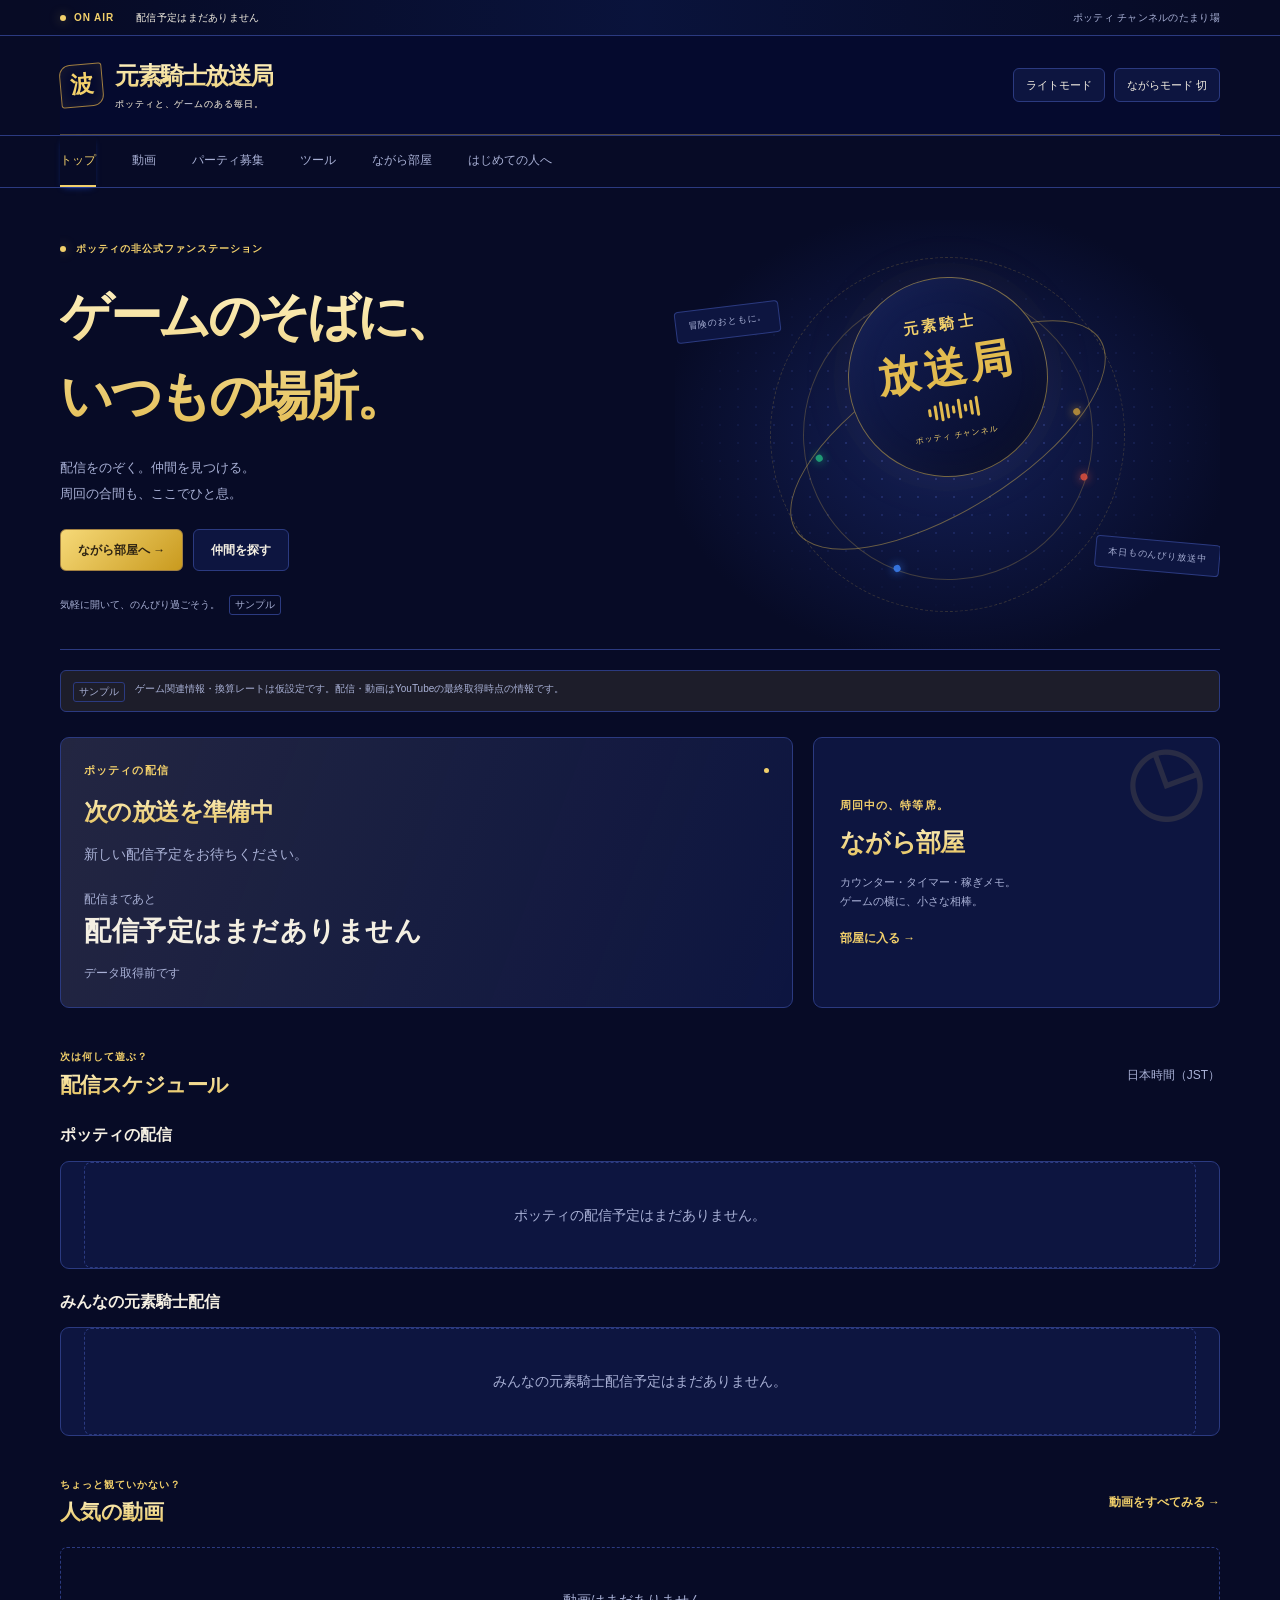
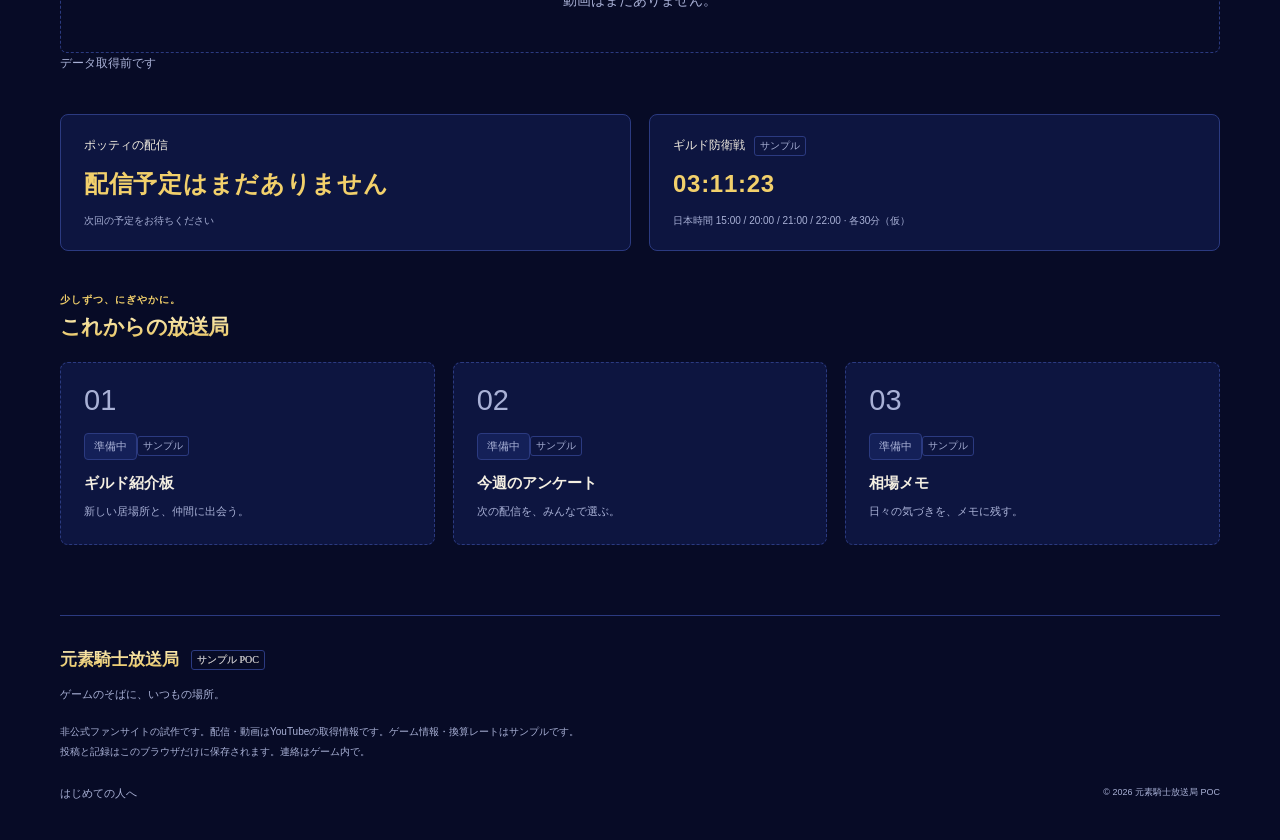
<file: src/index.html>
<!doctype html>
<html lang="ja" data-theme="dark">
<head>
  <meta charset="utf-8">
  <meta name="viewport" content="width=device-width, initial-scale=1">
  <meta name="color-scheme" content="dark light">
  <meta name="description" content="配信、仲間探し、ゲームのおともに。元素騎士放送局です。">
  <meta http-equiv="Content-Security-Policy" content="default-src 'self'; script-src 'self'; style-src 'self'; img-src 'self' https://i.ytimg.com; frame-src https://www.youtube-nocookie.com; connect-src 'self'; object-src 'none'; base-uri 'self'; form-action 'self'">
  <title>元素騎士放送局 | ゲームのそばに、いつもの場所。</title>
  <link rel="icon" href="favicon.svg" type="image/svg+xml">
  <link rel="stylesheet" href="css/style.css">
  <script type="module" src="js/app.js"></script>
</head>
<body>
  <a class="skip" href="#main">本文へ移動</a>
  <div class="air-strip"><div class="shell air-inner"><span class="air-label"><i class="status-dot"></i> ON AIR</span><span id="station-live" class="live-badge" hidden>LIVE</span><span id="station-status">放送予定を読み込み中…</span><span class="strip-note">ポッティ チャンネルのたまり場</span></div></div>
  <header class="site-header shell">
    <a class="brand" href="#/" aria-label="元素騎士放送局 トップ"><span class="brand-icon" aria-hidden="true">波</span><span>元素騎士<span class="brand-accent">放送局</span><small>ポッティと、ゲームのある毎日。</small></span></a>
    <div class="header-controls"><button id="theme-toggle" class="quiet" aria-pressed="false">ライトモード</button><button id="nagara-toggle" class="quiet" aria-pressed="false">ながらモード <span>切</span></button></div>
  </header>
  <div class="nav-wrap"><nav class="shell main-nav" aria-label="メインメニュー">
    <a href="#/">トップ</a><a href="#/videos">動画</a><a href="#/board">パーティ募集</a><a href="#/tools">ツール</a><a href="#/lounge">ながら部屋</a><a href="#/guide">はじめての人へ</a>
  </nav></div>
  <main id="main" class="shell" tabindex="-1"><p class="empty">放送局の準備中…</p></main>
  <footer class="site-footer shell"><a class="footer-brand" href="#/">元素騎士放送局<span class="badge">サンプル POC</span></a><p>ゲームのそばに、いつもの場所。</p><p>非公式ファンサイトの試作です。配信・動画はYouTubeの取得情報です。ゲーム情報・換算レートはサンプルです。<br>投稿と記録はこのブラウザだけに保存されます。連絡はゲーム内で。</p><a href="#/guide">はじめての人へ</a><span class="footer-copy">© 2026 元素騎士放送局 POC</span></footer>
  <dialog id="video-dialog" aria-labelledby="video-dialog-title"><div class="modal-head"><h2 id="video-dialog-title">動画</h2><button id="close-video" class="quiet" aria-label="動画を閉じる">閉じる ×</button></div><div id="video-frame"></div><p class="muted">YouTubeのプライバシー強化モードで再生します。配信状態・再生数は最終取得時点の情報です。</p></dialog>
  <div id="toast" class="toast" role="status" aria-live="polite" hidden></div>
  <noscript><p>このサイトを利用するには JavaScript を有効にしてください。</p></noscript>
</body>
</html>
</file>
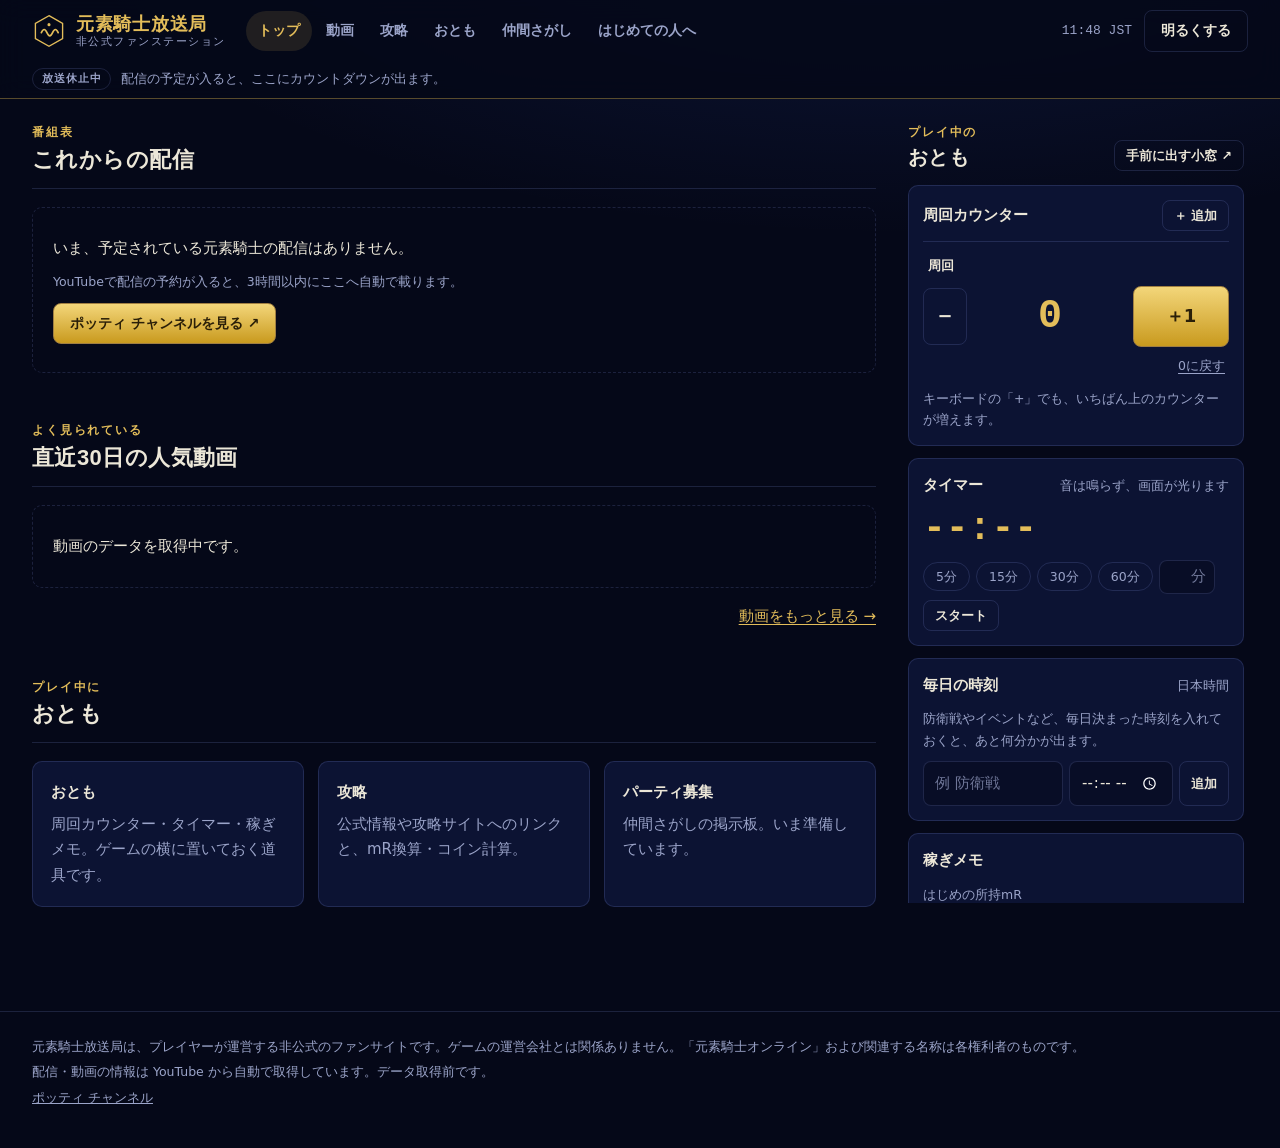
<file: src/v2/index.html>
<!doctype html>
<html lang="ja">
<head>
<meta charset="utf-8">
<meta name="viewport" content="width=device-width, initial-scale=1">
<title>元素騎士放送局</title>
<meta name="description" content="元素騎士オンラインの配信予定・人気動画・周回のおともツールをまとめた、非公式のファンサイトです。">
<meta name="referrer" content="strict-origin-when-cross-origin">
<link rel="icon" href="../favicon.svg" type="image/svg+xml">
<link rel="stylesheet" href="style.css">
</head>
<body data-route="home">
<a class="skip" href="#view">本文へ移動</a>

<header class="top">
  <div class="top-in">
    <a class="brand" href="#/" aria-label="元素騎士放送局 トップ">
      <svg class="brand-mark" viewBox="0 0 40 40" aria-hidden="true">
        <path d="M20 2 36 11v18L20 38 4 29V11z" fill="none" stroke="currentColor" stroke-width="1.6"/>
        <path d="M11 22c2.2-5 4.4-5 6.6 0s4.4 5 6.600 0 4.400-5 6.600 0" fill="none" stroke="currentColor" stroke-width="2" stroke-linecap="round"/>
        <circle cx="20" cy="12.500" r="1.800" fill="currentColor"/>
      </svg>
      <span class="brand-text"><b>元素騎士放送局</b><small>非公式ファンステーション</small></span>
    </a>
    <nav class="nav" aria-label="メニュー" id="nav"></nav>
    <div class="top-tools">
      <span class="clock" id="clock" aria-label="日本時間"></span>
      <button class="ghost" id="themeBtn" type="button"></button>
    </div>
  </div>
  <div class="ticker" id="ticker" role="status"></div>
</header>

<div class="shell">
  <main>
    <section id="monitor" class="monitor" aria-label="モニター" hidden></section>
    <div id="view" tabindex="-1"></div>
  </main>
  <aside id="desk" class="desk" aria-label="おとも"></aside>
</div>

<footer class="foot">
  <p>元素騎士放送局は、プレイヤーが運営する非公式のファンサイトです。ゲームの運営会社とは関係ありません。「元素騎士オンライン」および関連する名称は各権利者のものです。</p>
  <p>配信・動画の情報は YouTube から自動で取得しています。<span id="fetched"></span></p>
  <p><a href="https://www.youtube.com/@potty0908" target="_blank" rel="noopener">ポッティ チャンネル</a></p>
</footer>

<div class="flash" id="flash" aria-hidden="true"></div>
<div class="toasts" id="toasts"></div>
<script type="module" src="app.js"></script>
</body>
</html>
</file>
<file: src/css/style.css>
@charset "UTF-8";
:root {
  color-scheme: dark;
  --bg: #070b26;
  --panel: #0d1540;
  --panel-raised: #142058;
  --line: #2b3a80;
  --text: #f4efe2;
  --muted: #a9b1d6;
  --accent: #E2BB4F;
  --accent-text: #F2D06B;
  --accent-soft: rgba(226,187,79,.10);
  --blue: #1D4ED8;
  --air-tint: 12%;
  --header: #050a2e;
  --font-serif: "Hiragino Mincho ProN", "Yu Mincho", "YuMincho", "Noto Serif JP", serif;
  --danger: #ffa89e;
  --shadow: 0 18px 60px #0005;
  font-family: -apple-system, BlinkMacSystemFont, "Hiragino Kaku Gothic ProN", "Hiragino Sans", "Noto Sans JP", "Yu Gothic", sans-serif;
  font-size: 14px;
  line-height: 1.75;
}
:root[data-theme="light"] { color-scheme: light; --bg:#F3F5FA; --panel:#ffffff; --panel-raised:#E8ECF7; --line:rgba(22,37,111,.16); --text:#16256F; --muted:#4A5584; --accent:#C99A1E; --accent-text:#8A6510; --accent-soft:rgba(201,154,30,.10); --header:#ffffff; --air-tint:3%; --danger:#ad3028; --shadow:0 18px 60px #16256f10; }
* { box-sizing: border-box; }
html { scroll-behavior: smooth; scroll-padding-top:24px; }
body { margin:0; background:var(--bg); color:var(--text); overflow-wrap:anywhere; }
body.modal-open { overflow:hidden; }
[hidden] { display:none !important; }
a { color:inherit; text-decoration:none; }
button, input, select, textarea { font:inherit; }
button, a, input, select, textarea, summary { -webkit-tap-highlight-color:transparent; }
button { cursor:pointer; }
button:disabled { cursor:default; opacity:.48; }
button, input, select, textarea { max-width:100%; }
button, a { touch-action:manipulation; }
:focus-visible { outline:2px solid var(--accent-text); outline-offset:4px; }
h1, h2, h3, p { margin:0; }
h1 { font-size:clamp(27px,3vw,38px); font-weight:700; letter-spacing:-.04em; line-height:1.5; }
h2 { font-size:21px; font-weight:650; letter-spacing:-.025em; line-height:1.6; }
h3 { font-size:16px; line-height:1.65; }
h1, h2, .brand > span:last-child, .footer-brand { font-family:var(--font-serif); color:var(--accent-text); }
@supports (background-clip:text) or (-webkit-background-clip:text) {
  h1, h2, .brand > span:last-child, .footer-brand { background:linear-gradient(#FFF3C4,#E2BB4F); background-clip:text; -webkit-background-clip:text; color:transparent; }
}
:root[data-theme="light"] h1, :root[data-theme="light"] h2, :root[data-theme="light"] .brand > span:last-child, :root[data-theme="light"] .footer-brand { background:none; color:#16256F; }
p + p { margin-top:12px; }
img { display:block; width:100%; }
fieldset { min-width:0; margin:0; padding:0; border:0; }
legend { padding:0; margin-bottom:9px; }
label { display:flex; flex-direction:column; gap:7px; min-width:0; font-size:13px; }
input, select, textarea { width:100%; min-width:0; color:var(--text); border:1px solid var(--line); background:var(--bg); border-radius:7px; padding:11px 12px; line-height:1.5; }
input::placeholder, textarea::placeholder { color:var(--muted); opacity:1; }
input[type="checkbox"] { width:17px; height:17px; margin:0; accent-color:var(--accent); flex-shrink:0; }
textarea { resize:vertical; }
input:focus, select:focus, textarea:focus { border-color:var(--accent-text); outline:1px solid var(--accent-text); }
select { min-height:44px; }
small, .small { font-size:12px; }
code { font-family:ui-monospace, monospace; }
button { color:inherit; border:0; background:none; }
.shell { width:calc(100% - 80px); max-width:1160px; margin-inline:auto; }
.muted { color:var(--muted); }
.eyebrow { font-size:11px; letter-spacing:.1em; font-weight:650; color:var(--accent-text); margin-bottom:8px; }
.badge { display:inline-flex; align-items:center; color:var(--muted); font-size:10px; line-height:1.4; font-weight:500; border:1px solid var(--line); border-radius:3px; padding:2px 5px; white-space:nowrap; vertical-align:middle; letter-spacing:0; }
.chip { display:inline-block; padding:3px 9px; background:var(--panel-raised); border:1px solid var(--line); border-radius:4px; font-size:11px; color:var(--muted); }
.primary, .quiet, .danger { display:inline-flex; align-items:center; justify-content:center; gap:6px; min-height:42px; padding:10px 17px; border-radius:6px; font-weight:650; font-size:12px; text-align:center; line-height:1.5; transition:background .15s, border-color .15s, transform .15s; }
.primary { background:linear-gradient(135deg,#F6D978,#C99A1E); color:#2F2413; border:1px solid #A17F41; }
.primary:hover:not(:disabled) { background:linear-gradient(135deg,#FFE69A,#D8AC32); transform:translateY(-1px); }
.quiet { border:1px solid var(--line); background:var(--panel); color:var(--text); }
.quiet:hover:not(:disabled) { border-color:var(--muted); background:var(--panel-raised); color:var(--text); }
.danger { border:1px solid var(--danger); color:var(--danger); }
.text-button { padding:0; text-align:left; line-height:inherit; }
.text-button:hover:not(:disabled), .text-link:hover, .site-footer a:hover { color:var(--accent-text); }
.text-link { font-size:12px; color:var(--accent-text); font-weight:650; }
.button-row { display:flex; gap:10px; align-items:center; flex-wrap:wrap; }
.button-row .text-button { padding:8px 4px; }
.skip { position:absolute; top:-100px; left:12px; z-index:20; padding:10px; background:var(--accent); color:#2F2413; }
.skip:focus { top:8px; }
.air-strip { border-bottom:1px solid var(--line); background:linear-gradient(to right,#00000008,color-mix(in srgb,var(--blue) var(--air-tint),transparent),#00000008),var(--bg); }
.air-inner { min-height:35px; display:flex; align-items:center; gap:22px; font-size:10px; letter-spacing:.03em; }
.air-label { display:flex; gap:8px; align-items:center; color:var(--accent-text); font-weight:800; letter-spacing:.09em; flex-shrink:0; }
.air-label .badge { font-weight:400; }
/* 小さい白文字でもAAを満たす赤。鮮やかなライブ色は枠に使う。 */
.live-badge { padding:1px 6px; border-radius:3px; background:#C83C31; color:#fff; border:1px solid #E5483B; font-size:9px; font-weight:800; letter-spacing:.05em; }
.status-dot { display:inline-block; width:6px; height:6px; background:var(--accent-text); border-radius:100%; box-shadow:0 0 12px #e2bb4f70; flex-shrink:0; }
.strip-note { margin-left:auto; color:var(--muted); }
.site-header { display:flex; align-items:center; justify-content:space-between; gap:20px; padding-block:24px; background:var(--header); border-bottom:1px solid rgba(199,168,83,.4); }
.brand { display:flex; align-items:center; gap:12px; font-size:24px; font-weight:700; line-height:1.4; letter-spacing:-.06em; flex-shrink:0; }
.brand-accent { color:inherit; }
.brand small { font-family:-apple-system, BlinkMacSystemFont, "Hiragino Kaku Gothic ProN", "Hiragino Sans", "Noto Sans JP", "Yu Gothic", sans-serif; display:block; font-weight:400; letter-spacing:.1em; font-size:9px; margin-top:4px; color:var(--muted); }
.brand-icon { width:43px; height:43px; display:grid; place-items:center; border:1px solid #A17F41; border-radius:11px 3px 11px 3px; color:#F2D06B; background:#050a2e; font-family:var(--font-serif); font-weight:700; font-size:23px; position:relative; transform:rotate(-5deg); box-shadow:inset 0 0 15px var(--accent-soft); }
.header-controls { display:flex; gap:9px; }
.header-controls button { font-size:11px; min-height:34px; padding:7px 12px; font-weight:500; }
.header-controls [aria-pressed="true"] { border-color:var(--accent-text); color:var(--accent-text); background:var(--accent-soft); }
.nav-wrap { border-block:1px solid var(--line); }
.main-nav { display:flex; gap:36px; align-items:stretch; }
.main-nav a { min-height:51px; display:flex; align-items:center; font-size:12px; color:var(--muted); border-bottom:2px solid transparent; padding:8px 0; white-space:nowrap; }
.main-nav a:hover { color:var(--text); }
.main-nav a[aria-current="page"] { color:var(--accent-text); border-bottom-color:var(--accent-text); box-shadow:0 3px 7px -4px var(--blue); }
main { min-height:60vh; padding-block:32px 70px; outline:none; }
main:focus-visible { outline:none; }
.hero { display:grid; grid-template-columns:1.13fr 1fr; min-height:355px; overflow:hidden; border-bottom:1px solid var(--line); margin-bottom:20px; }
.hero-copy { padding:20px 0 34px; position:relative; z-index:1; }
.hero .eyebrow { display:flex; gap:10px; align-items:center; font-size:10px; margin-bottom:19px; }
.hero h1 { font-size:clamp(35px,4.2vw,52px); line-height:1.55; letter-spacing:-.065em; font-weight:700; }
.hero h1 span { color:inherit; }
.hero-copy > p:not(.eyebrow) { color:var(--muted); font-size:13px; line-height:2; margin-top:17px; }
.hero .button-row { margin-top:22px; }
.hero-foot { color:var(--muted); font-size:10px; display:flex; align-items:center; gap:9px; margin-top:24px; }
.station-art { min-width:0; position:relative; isolation:isolate; display:grid; place-items:center; background:radial-gradient(ellipse at 50% 50%,#142058,#070b26 75%); }
.station-art::before { content:""; position:absolute; inset:8% 0; background-image:radial-gradient(var(--line) 1px, transparent 1px); background-size:18px 18px; mask-image:radial-gradient(ellipse,black,transparent 70%); }
.station-core { width:200px; height:200px; border-radius:50%; border:1px solid #e2bb4f80; background:linear-gradient(140deg,#142058,#070b26); box-shadow:0 0 80px #e2bb4f09,inset 0 0 40px #e2bb4f08,0 0 0 14px #e2bb4f03; display:flex; align-items:center; justify-content:center; flex-direction:column; transform:rotate(-9deg); color:#F2D06B; font-family:var(--font-serif); position:relative; z-index:1; }
.station-core > span { font-size:15px; font-weight:700; letter-spacing:.22em; }
.station-core strong { color:#E2BB4F; font-size:42px; letter-spacing:.1em; line-height:1.5; }
.station-core small { font-size:8px; letter-spacing:.12em; margin-top:9px; }
.orbital { width:290px; height:290px; border:1px solid #e2bb4f40; border-radius:100%; position:absolute; transform:rotate(-25deg); }
.orbital-one::before, .orbital-one::after, .orbital-two::before, .orbital-two::after { content:""; position:absolute; height:7px; width:7px; border-radius:100%; opacity:.85; box-shadow:0 0 10px currentColor; background:currentColor; }
.orbital-one::before { top:82%; right:12%; color:#E5533D; }
.orbital-one::after { bottom:41px; left:38px; color:#3B82F6; }
.orbital-two::before { top:15%; left:15%; color:#22B07D; }
.orbital-two::after { bottom:15%; right:15%; color:#C79A3A; }
.orbital-two { width:360px; height:150px; transform:rotate(-32deg); border-color:#e2bb4f70; }
.orbital-three { width:355px; height:355px; border-style:dashed; border-color:#e2bb4f30; }
.orbital-three::after { display:none; }
.art-tag { position:absolute; background:var(--panel); color:var(--muted); border:1px solid var(--line); padding:7px 12px; border-radius:4px; font-size:9px; letter-spacing:.1em; z-index:2; }
.tag-one { top:20%; left:0; transform:rotate(-7deg); }
.tag-two { bottom:18%; right:0; transform:rotate(5deg); }
.wave { display:flex; gap:3px; height:20px; align-items:center; }
.wave i { display:block; width:3px; height:8px; border-radius:2px; background:var(--accent); }
.wave i:nth-child(2n) { height:15px; }.wave i:nth-child(3n) { height:20px; }
.notice { padding:13px 16px; display:flex; align-items:flex-start; gap:10px; background:var(--accent-soft); border:1px solid var(--line); border-radius:6px; font-size:11px; color:var(--muted); margin:0 0 25px; }
.notice .badge { margin-top:2px; }
.compact { font-size:10px; padding:9px 12px; margin-bottom:25px; }
.panel { min-width:0; background:var(--panel); border:1px solid var(--line); border-radius:9px; padding:23px; }
.panel > h2 + p, .panel > h3 + p { margin-top:10px; }
.panel > label { margin-top:14px; }
.section { margin-top:40px; }
.section-heading { display:flex; align-items:center; justify-content:space-between; gap:16px; margin-bottom:17px; }
.section-heading h2 { font-size:21px; }
.section-heading .eyebrow { margin-bottom:3px; font-size:10px; }
.section-heading > a { flex-shrink:0; }
.home-program { display:grid; grid-template-columns:1.8fr 1fr; gap:20px; }
.card-top { display:flex; gap:8px; align-items:center; flex-wrap:wrap; margin-bottom:13px; }
.card-top .eyebrow { margin:0; }
.tiny-dot { width:5px; height:5px; margin-left:auto; background:var(--accent-text); border-radius:50%; }
.next-program { background:linear-gradient(110deg,var(--accent-soft),transparent),var(--panel); }
.next-program h2 { font-size:24px; }
.next-program > p { margin-top:8px; }
.next-bottom { display:flex; justify-content:space-between; align-items:center; gap:16px; margin-block:20px 12px; }
.next-bottom > div { min-width:0; }
.hero-count { font-size:27px; font-weight:600; font-variant-numeric:tabular-nums; letter-spacing:.02em; display:block; line-height:1.5; }
.next-bottom .primary { font-size:11px; padding-inline:14px; }
.room-promo { position:relative; overflow:hidden; display:flex; flex-direction:column; justify-content:center; padding-left:26px; }
.room-promo h2 { font-size:25px; }
.room-promo p:not(.eyebrow) { color:var(--muted); font-size:11px; margin-block:10px 17px; }
.room-icon { position:absolute; right:14px; top:-7px; font-size:95px; color:var(--accent-text); opacity:.12; line-height:1; transform:rotate(-20deg); }
.room-promo:hover { border-color:var(--accent-text); }
.schedule-list { padding:0 23px; }
.schedule-item { display:flex; gap:23px; align-items:center; padding:21px 0; border-bottom:1px solid var(--line); }
.schedule-item:last-child { border-bottom:0; }
.schedule-date { min-width:58px; display:flex; flex-direction:column; align-items:center; line-height:1.6; font-variant-numeric:tabular-nums; }
.schedule-date strong { font-size:22px; font-weight:650; }
.schedule-date small { color:var(--accent-text); font-size:11px; }
.schedule-info { flex:1; min-width:0; }
.schedule-info h3 { font-size:14px; margin-block:3px; }
.meta { display:flex; gap:9px; flex-wrap:wrap; align-items:center; font-size:10px; color:var(--muted); }
.schedule-item .quiet { font-size:10px; padding:8px 12px; min-height:35px; flex-shrink:0; }
.grid { display:grid; gap:18px; }
.two { grid-template-columns:repeat(2,minmax(0,1fr)); }
.three { grid-template-columns:repeat(3,minmax(0,1fr)); }
.four { grid-template-columns:repeat(4,minmax(0,1fr)); }
.span-all { grid-column:1 / -1; }
.party-card { min-width:0; border:1px solid var(--line); border-radius:8px; background:var(--panel); padding:19px; }
.purpose { color:var(--accent-text); font-size:12px; font-weight:700; }
.state { margin-left:auto; font-size:10px; color:var(--muted); display:flex; align-items:center; gap:5px; }
.state.open { color:var(--accent-text); }
.state.open::before { content:""; width:4px; height:4px; border-radius:100%; background:currentColor; }
.party-card h3 { font-size:15px; }
.party-card h3 .muted { font-size:10px; font-weight:400; }
.party-facts { color:var(--muted); font-size:11px; margin:8px 0 12px; }
.party-facts > span { padding-inline:4px; }
.party-facts strong { color:var(--text); }
.chips { display:flex; flex-wrap:wrap; gap:5px; }
.party-card .chip { font-size:10px; padding:2px 6px; }
.party-comment { font-size:12px; line-height:1.85; margin-block:15px 12px; white-space:pre-wrap; }
.party-card .text-link { display:inline-block; margin-top:17px; }
/* 終了した募集も本文・補足文のコントラストを維持する。 */
.ended { opacity:1; }
.card-actions { display:flex; justify-content:space-between; gap:10px; align-items:center; border-top:1px solid var(--line); padding-top:13px; margin-top:16px; }
.card-actions .quiet { min-height:35px; font-size:11px; padding:8px 12px; }
.card-actions .text-button { font-size:11px; }
.host-actions { border-top:1px solid var(--line); padding-top:12px; margin-top:12px; font-size:12px; }
summary { cursor:pointer; color:var(--muted); }
.host-actions label, .host-actions p, .host-actions .button-row, .host-actions details { margin-top:10px; }
.host-actions input { max-width:100px; }
.key { display:block; font-size:10px; overflow-wrap:anywhere; color:var(--muted); padding-top:8px; }
.video-card { min-width:0; border:1px solid var(--line); border-radius:8px; background:var(--panel); overflow:hidden; }
.thumb { display:block; width:100%; position:relative; padding:0; aspect-ratio:16/9; background:var(--panel-raised); overflow:hidden; }
.thumb img { height:100%; object-fit:cover; transition:transform .25s; }
.thumb:hover img { transform:scale(1.04); }
.thumb::after { content:""; position:absolute; inset:0; background:linear-gradient(transparent 65%,#0006); }
.play { width:36px; height:36px; display:grid; place-items:center; position:absolute; left:50%; top:50%; transform:translate(-50%,-50%); background:#070b26ed; border:1px solid #fff5; border-radius:100%; color:#F2D06B; font-size:12px; padding-left:2px; z-index:1; }
.video-type { position:absolute; bottom:8px; left:9px; background:#070b26ed; color:#fff; font-size:10px; border-radius:3px; padding:2px 8px; z-index:1; }
.video-body { padding:14px; }
.video-title { display:block; font-weight:650; font-size:13px; margin:9px 0 12px; line-height:1.8; }
.video-body > p { font-size:10px; }
.video-body .date { display:block; margin-top:4px; font-variant-numeric:tabular-nums; }
.countdown-grid { display:grid; grid-template-columns:1fr 1fr; gap:18px; }
.mini-count { padding:20px 23px; border:1px solid var(--line); border-radius:8px; background:var(--panel); min-width:0; }
.mini-count > span { display:flex; align-items:center; gap:9px; font-size:12px; }
.mini-count strong { display:block; font-size:24px; font-weight:600; letter-spacing:.03em; color:var(--accent-text); margin:7px 0; font-variant-numeric:tabular-nums; }
.mini-count small { display:block; font-size:10px; color:var(--muted); }
.news-list { padding:0 23px; }
.news-list article { padding:22px 0; border-bottom:1px solid var(--line); }
.news-list article:last-child { border:0; }
.news-list h3 { margin-top:10px; font-size:14px; }
.news-list p { margin-top:7px; font-size:12px; }
.placeholder-card { border:1px dashed var(--line); background:var(--panel); padding:23px; border-radius:8px; }
.placeholder-number { display:block; font-size:29px; font-weight:300; color:var(--muted); line-height:1; margin-bottom:18px; }
.placeholder-card h3 { font-size:15px; margin-top:11px; }
.placeholder-card p { font-size:11px; margin-top:6px; }
.page-heading { display:flex; align-items:center; justify-content:space-between; gap:20px; margin-block:10px 28px; }
.page-heading .eyebrow { font-size:11px; }
.page-heading h1 { margin-bottom:10px; }
.page-heading .muted { font-size:13px; }
.page-heading > .primary { flex-shrink:0; }
.filters { display:flex; flex-wrap:wrap; align-items:flex-end; gap:17px; margin-bottom:22px; padding:18px 20px; }
.filters > label:not(.check) { flex:1; min-width:125px; }
.filters input, .filters select { padding:9px 10px; }
.filters .check { padding-bottom:11px; font-size:12px; }
.filters > span { align-self:center; padding-top:20px; font-size:12px; }
.check { display:flex; flex-direction:row; align-items:center; gap:7px; }
.post-panel { margin-top:40px; padding:28px; scroll-margin-top:25px; }
.post-panel > .muted { font-size:12px; margin-bottom:22px; }
.form-grid { display:grid; grid-template-columns:1fr 1fr; gap:22px; }
.form-pair { display:grid; grid-template-columns:1fr 1fr; gap:12px; }
.form-pair > label { margin:0; }
.job-options { display:flex; gap:9px 13px; flex-wrap:wrap; }
.job-options label { font-size:12px; }
.jobs { font-size:13px; }
.post-panel form > p { margin-block:20px; }
.form-error { font-size:12px; color:var(--danger); padding:12px; border:1px solid var(--danger); border-radius:6px; margin-block:14px; }
.empty { padding:40px 20px; color:var(--muted); text-align:center; border:1px dashed var(--line); border-radius:7px; }
.app-card { display:flex; flex-direction:column; align-items:flex-start; }
.app-card .card-top { width:100%; }
.app-card .eyebrow { margin-top:10px; font-size:10px; }
.app-card h2 { font-size:18px; }
.app-card p.muted { font-size:12px; margin-block:10px 20px; }
.app-card > .small { margin-top:auto; padding-top:12px; border-top:1px solid var(--line); width:100%; }
.app-symbol { display:grid; place-items:center; width:40px; height:40px; background:var(--accent-soft); color:var(--accent-text); border:1px solid var(--line); border-radius:9px; font-size:22px; margin-right:auto; }
.calculator h2 { margin-block:8px; font-size:19px; }
.tool-number { color:var(--accent-text); font-size:11px; letter-spacing:.1em; }
.calculator .form-pair { margin-top:15px; }
.calculator .result { margin-top:20px; }
.result { display:block; background:var(--accent-soft); color:var(--accent-text); border:1px solid var(--line); border-radius:6px; font-size:15px; font-weight:650; padding:15px; margin-top:16px; }
.three-fields { grid-template-columns:repeat(3,minmax(0,1fr)); margin-top:20px; }
.coin-symbol { font-size:45px; color:var(--accent-text); }
.stack { display:flex; flex-direction:column; gap:18px; min-width:0; }
.lounge-grid { align-items:start; }
.counter { margin-top:20px; padding-top:20px; border-top:1px solid var(--line); }
.counter > label:first-child input { max-width:100%; font-size:13px; padding:8px 10px; }
.counter-controls { display:flex; align-items:center; justify-content:space-between; gap:15px; margin-block:20px 5px; }
.counter-controls output { font-size:56px; line-height:1.2; font-weight:600; letter-spacing:-.05em; font-variant-numeric:tabular-nums; }
.counter-controls .primary, .counter-controls .quiet { width:63px; min-height:49px; font-size:17px; }
.counter > .text-button { display:block; margin:10px 0 15px; font-size:11px; }
.timer-presets { gap:7px; margin-top:17px; }
.timer-presets .quiet { font-size:11px; padding:8px 11px; min-height:35px; }
.timer-panel > label { margin-top:15px; }
.timer-panel label input { width:120px; }
.timer-display { display:block; font-size:clamp(33px,4.5vw,54px); color:var(--accent-text); font-variant-numeric:tabular-nums; line-height:1.7; letter-spacing:.03em; text-align:center; margin-top:12px; }
#timer-status { text-align:center; margin-bottom:16px; min-height:21px; }
.timer-panel > .button-row { justify-content:center; }
.timer-panel > .button-row button { font-size:11px; }
.earnings-panel > .form-pair { margin-top:15px; }
.earnings-panel .result { font-size:13px; line-height:2; }
.earnings-panel > p:last-child { margin-top:12px; }
.earnings-panel a { color:var(--accent-text); }
#shout-form { padding-bottom:10px; }
#shout-form .section-heading { margin-block:14px; align-items:center; }
.shout-card { background:var(--bg); border:1px solid var(--line); border-radius:7px; padding:18px; }
.shout-card p { white-space:pre-wrap; }
.danger-text { color:var(--danger); }
.guide-step > span { font-size:30px; color:var(--accent-text); line-height:1; }
.guide-step h2 { font-size:19px; margin-top:19px; }
.guide-step p { font-size:12px; margin:10px 0 18px; }
.glossary { display:grid; grid-template-columns:repeat(2,minmax(0,1fr)); gap:18px; }
.glossary p { font-size:13px; }
.glossary button { margin-top:15px; font-size:11px; }
.glossary .card-top { justify-content:space-between; }
.site-footer { border-top:1px solid var(--line); padding-block:29px 35px; position:relative; }
.footer-brand { display:flex; gap:12px; align-items:center; font-size:17px; font-weight:650; }
.site-footer > p:first-of-type { color:var(--muted); font-size:11px; margin-top:10px; }
.site-footer > p:nth-of-type(2) { color:var(--muted); font-size:10px; line-height:2; margin-block:18px; }
.site-footer > a:last-of-type { font-size:11px; color:var(--muted); }
.footer-copy { float:right; font-size:9px; color:var(--muted); margin-top:5px; }
dialog { width:min(900px,calc(100% - 28px)); padding:22px; color:var(--text); background:var(--panel); border:1px solid var(--line); border-radius:10px; box-shadow:var(--shadow); max-height:90dvh; overflow:auto; }
dialog::backdrop { background:#000c; backdrop-filter:blur(5px); }
.modal-head { display:flex; align-items:center; gap:16px; justify-content:space-between; margin-bottom:15px; }
.modal-head h2 { font-size:16px; }
.modal-head button { flex-shrink:0; }
#video-frame { aspect-ratio:16/9; background:#000; }
#video-frame iframe { width:100%; height:100%; border:0; display:block; }
dialog > p { font-size:10px; margin-top:14px; }
.toast { position:fixed; bottom:22px; left:50%; transform:translateX(-50%); width:max-content; max-width:calc(100% - 32px); z-index:100; padding:14px 20px; border:1px solid var(--accent-text); background:var(--panel-raised); color:var(--text); box-shadow:var(--shadow); border-radius:8px; font-size:12px; }
.timer-finished::after { content:""; position:fixed; inset:0; pointer-events:none; border:5px solid var(--accent); box-shadow:inset 0 0 60px #e2bb4f40; z-index:99; animation:timer-flash 1s ease-in-out 3; }
@keyframes timer-flash { 0%,100% { opacity:.25; } 50% { opacity:1; background:#e2bb4f0b; } }

@media (max-width:1000px) {
  .shell { width:calc(100% - 48px); }
  .four { grid-template-columns:repeat(2,minmax(0,1fr)); }
  .three { grid-template-columns:repeat(2,minmax(0,1fr)); }
  .home-program { grid-template-columns:1.5fr 1fr; }
  .hero-count { font-size:24px; }
  .next-bottom { align-items:flex-start; flex-direction:column; }
  .hero .eyebrow { font-size:9px; }
  .main-nav { gap:28px; }
  .tag-one { left:-10px; }
  .orbital-three { width:300px; height:300px; }
  .orbital-two { width:310px; }
}
@media (max-width:700px) {
  .shell { width:calc(100% - 32px); }
  .strip-note { display:none; }
  .air-inner { gap:12px; font-size:9px; }
  .air-label { font-size:9px; gap:5px; }
  .air-label .badge { font-size:8px; }
  .site-header { align-items:flex-start; flex-direction:column; gap:16px; padding-block:20px; }
  .brand { font-size:25px; }
  .header-controls { align-self:stretch; }
  .header-controls button { flex:1; }
  .main-nav { display:grid; grid-template-columns:repeat(3,minmax(0,1fr)); gap:0; }
  .main-nav a { justify-content:center; min-height:42px; font-size:11px; padding:7px 0; }
  main { padding-block:24px 45px; }
  .hero { grid-template-columns:1fr; }
  .hero-copy { padding-top:4px; padding-bottom:15px; }
  .hero h1 { font-size:39px; }
  .hero .eyebrow { font-size:9px; }
  .hero-copy > p:not(.eyebrow) { font-size:12px; }
  .station-art { height:250px; margin-bottom:15px; overflow:hidden; }
  .station-core { width:170px; height:170px; }
  .station-core strong { font-size:35px; }
  .orbital-one { width:225px; height:225px; }
  .orbital-two { width:310px; height:110px; }
  .orbital-three { width:280px; height:280px; }
  .tag-one { left:3%; top:16%; }
  .tag-two { right:0; bottom:9%; }
  .home-program, .two, .three, .four, .countdown-grid, .glossary { grid-template-columns:1fr; }
  .panel { padding:20px; }
  .section { margin-top:31px; }
  .section-heading { gap:12px; flex-wrap:wrap; }
  .section-heading h2 { font-size:19px; }
  .section-heading > a { font-size:10px; }
  .schedule-list, .news-list { padding:0 17px; }
  .schedule-item { gap:14px; flex-wrap:wrap; }
  .schedule-date { min-width:47px; }
  .schedule-date strong { font-size:19px; }
  .schedule-info { flex-basis:calc(100% - 65px); }
  .schedule-item .ics-button { margin-left:61px; }
  .schedule-info h3 { font-size:13px; }
  .next-program h2 { font-size:21px; }
  .next-bottom { flex-direction:row; align-items:center; flex-wrap:wrap; }
  .room-promo { padding-block:23px; }
  .mini-count { padding:19px 20px; }
  .mini-count strong { font-size:25px; }
  .party-card { padding:19px; }
  .video-title { font-size:14px; }
  .page-heading { margin-top:0; align-items:flex-start; flex-direction:column; gap:15px; }
  .page-heading h1 { font-size:29px; }
  .page-heading .muted { font-size:12px; }
  .filters { padding:16px; gap:14px; }
  .filters > label:not(.check) { min-width:calc(50% - 10px); }
  .filters .check { flex-basis:100%; padding-bottom:0; }
  .filters > span { padding-top:0; }
  .form-grid { grid-template-columns:1fr; gap:18px; }
  .post-panel { padding:20px; }
  .post-panel .primary { width:100%; }
  .form-pair { gap:10px; }
  .three-fields { grid-template-columns:1fr; }
  .timer-display { font-size:44px; }
  #shout-form .section-heading { flex-direction:column; align-items:stretch; }
  .footer-copy { float:none; display:block; margin-top:17px; }
  .modal-head { align-items:flex-start; gap:10px; }
  .modal-head h2 { font-size:12px; }
  dialog { padding:14px; }
  .modal-head .quiet { font-size:10px; min-height:35px; padding:8px; }
}

/* 画面幅によらず、ながらモードは最大420pxの1列に固定。 */
body.nagara { max-width:420px; margin-inline:auto; border-inline:1px solid var(--line); }
.nagara .shell { width:calc(100% - 32px); }
.nagara .strip-note { display:none; }
.nagara .air-inner { gap:9px; font-size:8px; flex-wrap:wrap; padding-block:7px; }
.nagara .air-label { font-size:9px; gap:5px; }
.nagara .air-label .badge { font-size:8px; }
.nagara .site-header { flex-direction:column; align-items:stretch; gap:16px; padding-block:20px; }
.nagara .brand { font-size:25px; }
.nagara .header-controls button { flex:1; font-size:10px; padding-inline:7px; }
.nagara .main-nav { display:grid; grid-template-columns:repeat(3,minmax(0,1fr)); gap:0; }
.nagara .main-nav a { justify-content:center; min-height:42px; font-size:11px; padding:7px 0; }
.nagara main { padding-block:24px 45px; }
.nagara .hero { grid-template-columns:1fr; }
.nagara .hero-copy { padding-top:4px; padding-bottom:15px; }
.nagara .hero h1 { font-size:39px; }
.nagara .hero .eyebrow { font-size:9px; }
.nagara .station-art { height:250px; margin-bottom:15px; overflow:hidden; }
.nagara .station-core { width:170px; height:170px; }
.nagara .station-core strong { font-size:35px; }
.nagara .orbital-one { width:225px; height:225px; }
.nagara .orbital-two { width:310px; height:110px; }
.nagara .orbital-three { width:280px; height:280px; }
.nagara .tag-one { left:3%; top:16%; }
.nagara .tag-two { right:0; bottom:9%; }
.nagara .home-program, .nagara .grid, .nagara .countdown-grid, .nagara .glossary, .nagara .form-grid { grid-template-columns:1fr; }
.nagara .form-pair { grid-template-columns:1fr; }
.nagara .panel { padding:20px; }
.nagara .section { margin-top:31px; }
.nagara .section-heading { flex-wrap:wrap; gap:12px; }
.nagara .section-heading h2 { font-size:19px; }
.nagara .section-heading > a { font-size:10px; }
.nagara .schedule-list, .nagara .news-list { padding:0 17px; }
.nagara .schedule-item { flex-wrap:wrap; gap:14px; }
.nagara .schedule-date { min-width:47px; }
.nagara .schedule-date strong { font-size:19px; }
.nagara .schedule-info { flex-basis:calc(100% - 65px); }
.nagara .schedule-item .ics-button { margin-left:61px; }
.nagara .schedule-info h3 { font-size:13px; }
.nagara .next-program h2 { font-size:21px; }
.nagara .next-bottom { flex-direction:row; align-items:center; flex-wrap:wrap; }
.nagara .page-heading { flex-direction:column; align-items:flex-start; margin-top:0; gap:15px; }
.nagara .page-heading h1 { font-size:29px; }
.nagara .page-heading .muted { font-size:12px; }
.nagara .filters { padding:16px; gap:14px; }
.nagara .filters > label:not(.check) { flex-basis:100%; }
.nagara .filters .check { flex-basis:100%; padding-bottom:0; }
.nagara .filters > span { padding-top:0; }
.nagara .post-panel .primary { width:100%; }
.nagara .timer-display { font-size:44px; }
.nagara #shout-form .section-heading { flex-direction:column; align-items:stretch; }
.nagara .footer-copy { float:none; display:block; margin-top:17px; }
.schedule-subheading { margin:20px 0 12px; }
.schedule-thumb { flex:0 0 110px; }
.schedule-thumb img { width:100%; aspect-ratio:16/9; object-fit:cover; border-radius:5px; }
.potty-badge { background:#B6FF1A; color:#070b26; font-size:10px; font-weight:700; padding:2px 7px; border-radius:3px; }
.video-tabs { margin:18px 0; flex-wrap:wrap; }
.schedule-info h3, .video-title, #station-status { overflow-wrap:anywhere; }
@media (max-width:700px) { .schedule-thumb { flex-basis:100%; max-width:180px; } }
.nagara .schedule-thumb { flex-basis:100%; max-width:180px; }
@media (prefers-reduced-motion: reduce) { *, *::before, *::after { scroll-behavior:auto !important; animation:none !important; transition:none !important; } }
</file>
<file: src/v2/style.css>
/* 元素騎士放送局 v2 — 夜の放送局。紺の地に金の罫、青い灯り。 */
:root {
  color-scheme: dark;
  --bg: #050818; --bg2: #080d26; --panel: #0c1333; --raised: #121b47;
  --line: rgba(150, 168, 255, .16); --line-strong: rgba(226, 187, 79, .38);
  --text: #ece7d8; --muted: #9ba4c9;
  --gold: #e3bd5a; --gold-ink: #2a1f08; --blue: #3d6bff; --live: #ef4f43;
  --fire: #e5533d; --water: #3b82f6; --wind: #22b07d; --earth: #c79a3a;
  --head: "Hiragino Sans", "Hiragino Kaku Gothic ProN", "Noto Sans JP", "Yu Gothic", YuGothic, "Meiryo", sans-serif;
  --sans: "Hiragino Sans", "Hiragino Kaku Gothic ProN", "Yu Gothic UI", "Noto Sans JP", system-ui, sans-serif;
  --mono: ui-monospace, "SF Mono", Menlo, Consolas, monospace;
  --r: 10px; --gutter: clamp(16px, 4vw, 32px);
}
:root[data-theme="light"] {
  color-scheme: light;
  --bg: #f2f4fa; --bg2: #e9edf8; --panel: #ffffff; --raised: #eef1fb;
  --line: rgba(22, 37, 111, .14); --line-strong: rgba(150, 110, 16, .45);
  --text: #131c4f; --muted: #4c5683; --gold: #8a6510; --gold-ink: #2a1f08; --blue: #1d4ed8; --live: #c8271b;
}

* { box-sizing: border-box; }
html { -webkit-text-size-adjust: 100%; scroll-padding-top: 110px; }
body {
  font-weight: 500;
  margin: 0; background: var(--bg); color: var(--text); font: 15px/1.7 var(--sans);
  background-image: radial-gradient(1200px 500px at 70% -10%, color-mix(in srgb, var(--blue) 16%, transparent), transparent 70%);
  background-repeat: no-repeat; min-height: 100vh;
}
h1, h2, h3, p, ul, ol, dl, dd { margin: 0; padding: 0; }
ul, ol { list-style: none; }
a { color: inherit; }
img { display: block; max-width: 100%; }
button, input, textarea, select { font: inherit; color: inherit; }
button { cursor: pointer; }
:focus-visible { outline: 2px solid var(--gold); outline-offset: 2px; border-radius: 4px; }
.mono { font-family: var(--mono); font-variant-numeric: tabular-nums; }
.muted { color: var(--muted); }
.small { font-size: 12.500px; }
.skip { position: absolute; left: 12px; top: -80px; background: var(--gold); color: var(--gold-ink); padding: 8px 12px; border-radius: 6px; z-index: 50; }
.skip:focus { top: 12px; }

/* ---- 上の帯 ---- */
.top { position: sticky; top: 0; z-index: 30; background: color-mix(in srgb, var(--bg) 88%, transparent); backdrop-filter: blur(12px); border-bottom: 1px solid var(--line-strong); }
.top-in { max-width: 1480px; margin: 0 auto; padding: 10px var(--gutter); display: flex; align-items: center; gap: 20px; }
.brand { display: flex; align-items: center; gap: 10px; text-decoration: none; flex-shrink: 0; }
.brand-mark { width: 34px; height: 34px; color: var(--gold); }
.brand-text { display: grid; line-height: 1.25; }
.brand-text b { font: 800 18px/1.2 var(--head); letter-spacing: .04em; color: var(--gold); }
.brand-text small { font-size: 10.500px; letter-spacing: .14em; color: var(--muted); }
.nav { display: flex; gap: 2px; overflow-x: auto; scrollbar-width: none; flex: 1; min-width: 0; }
.nav::-webkit-scrollbar { display: none; }
.nav a { padding: 8px 12px; border-radius: 999px; text-decoration: none; white-space: nowrap; color: var(--muted); font-size: 14px; font-weight: 700; }
.nav a:hover { color: var(--text); background: var(--raised); }
.nav a[aria-current] { color: var(--gold); background: color-mix(in srgb, var(--gold) 12%, transparent); font-weight: 600; }
.top-tools { display: flex; align-items: center; gap: 12px; flex-shrink: 0; }
.clock { font: 13px var(--mono); color: var(--muted); }
.ticker { max-width: 1480px; margin: 0 auto; padding: 6px var(--gutter) 8px; display: flex; align-items: center; gap: 10px; font-size: 13px; white-space: nowrap; overflow: hidden; }
.ticker > :nth-child(2) { overflow: hidden; text-overflow: ellipsis; min-width: 0; }
.ticker a { text-underline-offset: 3px; }

.pill { display: inline-block; padding: 1px 9px; border-radius: 999px; font-size: 11px; font-weight: 700; letter-spacing: .08em; border: 1px solid var(--line-strong); color: var(--gold); flex-shrink: 0; }
.pill.live { background: var(--live); border-color: var(--live); color: #fff; }
.pill.live::before { content: ""; display: inline-block; width: 6px; height: 6px; border-radius: 50%; background: #fff; margin-right: 6px; vertical-align: 1px; animation: blink 1.4s infinite; }
.pill.off { color: var(--muted); border-color: var(--line); }
.potty { display: inline-block; background: #b6ff1a; color: #0b1300; font-size: 10.500px; font-weight: 700; padding: 0 7px; border-radius: 4px; flex-shrink: 0; }
@keyframes blink { 50% { opacity: .25; } }

/* ---- ボタン ---- */
.btn, .ghost { display: inline-flex; align-items: center; justify-content: center; gap: 6px; padding: 8px 16px; border-radius: 8px; text-decoration: none; font-weight: 700; font-size: 14px; white-space: nowrap; }
.btn { background: linear-gradient(#f3d67a, #c99a1e); color: var(--gold-ink); border: 1px solid #a17f41; }
.btn:hover { filter: brightness(1.07); }
.ghost { background: transparent; border: 1px solid var(--line); color: var(--text); }
.ghost:hover { border-color: var(--line-strong); background: var(--raised); }
.btn.small, .ghost.small { padding: 4px 11px; font-size: 12.500px; }
.linkbtn { background: none; border: 0; padding: 2px 4px; color: var(--muted); font-size: 12.500px; text-decoration: underline; text-underline-offset: 3px; }
.linkbtn:hover { color: var(--text); }
.link { color: var(--gold); text-underline-offset: 3px; }

/* ---- 骨組み ---- */
.shell { max-width: 1480px; margin: 0 auto; padding: 24px var(--gutter) 56px; display: grid; gap: 32px; grid-template-columns: minmax(0, 1fr); }
main { min-width: 0; }
#view:focus { outline: none; }
.desk { display: none; }
body[data-route="otomo"] main { display: none; }
body[data-route="otomo"] .desk { display: block; }
@media (min-width: 1180px) {
  body:not([data-route="otomo"]) .shell { grid-template-columns: minmax(0, 1fr) 340px; }
  body:not([data-route="otomo"]) .desk { display: block; position: sticky; top: 104px; max-height: calc(100vh - 120px); overflow-y: auto; padding-right: 4px; align-self: start; scrollbar-width: thin; }
}

/* ---- モニター ---- */
.monitor { display: none; }
body[data-route="home"] .monitor:not([hidden]) { display: grid; gap: 20px; grid-template-columns: minmax(0, 1fr); margin-bottom: 40px; align-items: start; }
@media (min-width: 860px) { body[data-route="home"] .monitor:not([hidden]) { grid-template-columns: minmax(0, 1.700fr) minmax(240px, 1fr); } }
.stage { position: relative; border-radius: var(--r); overflow: hidden; background: #000; border: 1px solid var(--line-strong); display: grid; place-items: center; isolation: isolate; }
.stage::before { content: ""; position: absolute; inset: -30px; background: var(--thumb) center/cover; filter: blur(28px) brightness(.45); z-index: -1; }
.frame { position: relative; width: 100%; aspect-ratio: 16/9; }
.stage.tall .frame { width: auto; height: min(52vh, 440px); aspect-ratio: 9/16; max-width: 100%; }
.frame img, .frame iframe { position: absolute; inset: 0; width: 100%; height: 100%; object-fit: cover; border: 0; }
.playbtn { position: absolute; inset: 0; margin: auto; width: 72px; height: 72px; border-radius: 50%; border: 2px solid var(--gold); background: rgba(5, 8, 24, .72); color: var(--gold); font-size: 24px; padding-left: 6px; }
.playbtn:hover { background: var(--gold); color: var(--gold-ink); }
.side { display: grid; gap: 14px; align-content: start; min-width: 0; }
.now { display: grid; gap: 8px; }
.now-top { display: flex; align-items: center; gap: 8px; }
.now-top .close { margin-left: auto; display: none; }
body.playing .now-top .close { display: inline-flex; }
.now-title { font: 800 19px/1.5 var(--head); letter-spacing: .01em; }
.label { font-size: 11.500px; letter-spacing: .14em; color: var(--muted); font-weight: 600; padding-top: 12px; border-top: 1px solid var(--line); }
.queue { display: grid; gap: 4px; }
.queue button { display: grid; grid-template-columns: 72px minmax(0, 1fr); gap: 10px; align-items: center; width: 100%; text-align: left; background: none; border: 0; padding: 5px; border-radius: 8px; }
.queue button:hover { background: var(--raised); }
.queue img { width: 72px; aspect-ratio: 16/9; object-fit: cover; border-radius: 5px; }
.queue b { display: block; font-size: 13px; font-weight: 500; line-height: 1.45; overflow: hidden; display: -webkit-box; -webkit-line-clamp: 2; -webkit-box-orient: vertical; }
.queue small { color: var(--muted); font-size: 11.500px; display: block; overflow: hidden; text-overflow: ellipsis; white-space: nowrap; }

/* 他のページでは、再生中だけ小さく浮かぶ */
body.playing:not([data-route="home"]) .monitor:not([hidden]) { display: block; position: fixed; left: 16px; bottom: 16px; z-index: 40; width: min(340px, calc(100vw - 32px)); background: var(--panel); border: 1px solid var(--line-strong); border-radius: 12px; padding: 8px; box-shadow: 0 16px 48px rgba(0, 0, 0, .5); }
body.playing:not([data-route="home"]) .monitor .stage.tall .frame { height: 232px; }
body.playing:not([data-route="home"]) .monitor:has(.tall) { width: 150px; }
body.playing:not([data-route="home"]) .foot { padding-bottom: 300px; }
body.playing:not([data-route="home"]) .monitor .side { margin-top: 6px; gap: 0; }
body.playing:not([data-route="home"]) .monitor :is(.queue, .label, .now p, .now .link, .potty) { display: none; }
body.playing:not([data-route="home"]) .monitor .now-title { font: 500 12px/1.4 var(--sans); overflow: hidden; white-space: nowrap; text-overflow: ellipsis; }
body.mini .monitor { display: none !important; }

/* ---- 節 ---- */
.sec { margin-bottom: 48px; }
.sec-h { display: grid; gap: 2px; margin-bottom: 18px; padding-bottom: 12px; border-bottom: 1px solid var(--line); }
.kicker { font-size: 11.500px; letter-spacing: .16em; color: var(--gold); font-weight: 800; }
.sec-h h2, .desk-h h2 { font: 800 22px/1.4 var(--head); letter-spacing: .02em; }
.note { color: var(--muted); font-size: 13px; margin-bottom: 14px; padding-left: 12px; border-left: 2px solid var(--line-strong); }
.more { margin-top: 16px; text-align: right; }
.empty { border: 1px dashed var(--line); border-radius: var(--r); padding: 28px 20px; display: grid; gap: 10px; justify-items: start; }

/* 番組表 */
.guide { display: grid; gap: 20px; }
.day-h { font: 600 14px var(--sans); color: var(--muted); margin-bottom: 6px; }
.prog { display: grid; grid-template-columns: 64px minmax(0, 1fr) auto; gap: 14px; align-items: center; padding: 12px 14px; border: 1px solid var(--line); border-left: 3px solid var(--line); border-radius: 8px; background: var(--panel); margin-bottom: 6px; }
.prog.mine { border-left-color: var(--gold); }
.prog.on { border-color: var(--live); }
.prog-t { font-size: 17px; font-weight: 700; color: var(--gold); }
.prog.on .prog-t { color: var(--live); font-size: 13px; letter-spacing: .1em; }
.prog-b { display: grid; gap: 2px; min-width: 0; }
.prog-b b { font-weight: 700; line-height: 1.5; }
.prog-a { display: flex; gap: 10px; align-items: center; flex-wrap: wrap; justify-content: flex-end; }
@media (max-width: 620px) { .prog { grid-template-columns: 52px minmax(0, 1fr); } .prog-a { grid-column: 2; justify-content: flex-start; } }

/* 動画 */
.vgrid { display: grid; gap: 18px 14px; grid-template-columns: repeat(auto-fill, minmax(190px, 1fr)); }
.vcard { display: grid; gap: 8px; align-content: start; text-align: left; background: none; border: 0; padding: 0; border-radius: var(--r); }
.vthumb { position: relative; display: block; aspect-ratio: 16/9; border-radius: 8px; overflow: hidden; background: var(--raised); border: 1px solid var(--line); }
.vthumb img { width: 100%; height: 100%; object-fit: cover; transition: transform .25s; }
.vcard:hover .vthumb { border-color: var(--line-strong); }
.vcard:hover .vthumb img { transform: scale(1.04); }
.dur, .vtype { position: absolute; bottom: 6px; padding: 0 6px; border-radius: 4px; background: rgba(5, 8, 24, .82); color: #fff; font-size: 11px; line-height: 1.7; }
.dur { right: 6px; } .vtype { left: 6px; }
.vbody { display: grid; gap: 3px; padding: 0 2px; }
.vtitle { font-weight: 700; font-size: 13.500px; line-height: 1.5; display: -webkit-box; -webkit-line-clamp: 2; -webkit-box-orient: vertical; overflow: hidden; }
.vmeta { display: flex; gap: 6px; align-items: center; font-size: 12px; color: var(--muted); min-width: 0; }
.vmeta > span:last-child { overflow: hidden; text-overflow: ellipsis; white-space: nowrap; }

.tabs { display: flex; gap: 4px; border-bottom: 1px solid var(--line); margin-bottom: 16px; overflow-x: auto; }
.tab { background: none; border: 0; padding: 10px 14px; color: var(--muted); border-bottom: 2px solid transparent; margin-bottom: -1px; white-space: nowrap; font-weight: 700; }
.tab.on { color: var(--gold); border-bottom-color: var(--gold); }
.filters { display: grid; gap: 10px; margin-bottom: 12px; }
.chips { display: flex; gap: 6px; flex-wrap: wrap; align-items: center; }
.chip { background: transparent; border: 1px solid var(--line); border-radius: 999px; padding: 3px 12px; font-size: 12.500px; color: var(--muted); }
.chip:hover { border-color: var(--line-strong); color: var(--text); }
.chip.on { background: color-mix(in srgb, var(--gold) 14%, transparent); border-color: var(--line-strong); color: var(--gold); font-weight: 600; }

/* 入力 */
input[type="text"], input[type="search"], input[type="time"], textarea { width: 100%; background: var(--bg2); border: 1px solid var(--line); border-radius: 8px; padding: 8px 11px; min-width: 0; }
input:focus-visible, textarea:focus-visible { outline: 2px solid var(--gold); outline-offset: 0; border-color: transparent; }
input::placeholder, textarea::placeholder { color: color-mix(in srgb, var(--muted) 70%, transparent); }
textarea { resize: vertical; line-height: 1.6; }
.search { max-width: 420px; }
.field { display: grid; gap: 3px; font-size: 12.500px; color: var(--muted); }
.field input { font-size: 15px; color: var(--text); }
.result { display: block; min-height: 1.700em; font-weight: 700; color: var(--gold); }

/* カード */
.cards3 { display: grid; gap: 14px; grid-template-columns: repeat(auto-fit, minmax(230px, 1fr)); }
.card, .tile, .dcard { background: var(--panel); border: 1px solid var(--line); border-radius: var(--r); padding: 18px; display: grid; gap: 10px; align-content: start; }
.card h3, .dcard h3 { font-size: 15px; font-weight: 800; }
.card.wide { max-width: 720px; gap: 14px; justify-items: start; }
.tile { text-decoration: none; gap: 6px; }
a.tile:hover { border-color: var(--line-strong); background: var(--raised); }
.tile b { font-size: 15px; }
.app-top { display: flex; justify-content: space-between; gap: 8px; align-items: center; }
.plain { display: grid; gap: 6px; }
.plain li { padding-left: 16px; position: relative; }
.plain li::before { content: ""; position: absolute; left: 2px; top: .75em; width: 6px; height: 6px; background: var(--gold); transform: rotate(45deg); }
.steps { display: grid; gap: 12px; counter-reset: s; max-width: 720px; }
.steps li { counter-increment: s; display: grid; grid-template-columns: 34px 1fr; column-gap: 12px; }
.steps li::before { content: counter(s); grid-row: span 2; width: 34px; height: 34px; border: 1px solid var(--line-strong); border-radius: 50%; display: grid; place-items: center; font: 800 15px var(--head); color: var(--gold); }
.gloss { margin-top: 14px; display: grid; grid-template-columns: minmax(90px, 160px) minmax(0, 1fr); gap: 0 18px; max-width: 820px; }
.gloss dt, .gloss dd { padding: 10px 0; border-bottom: 1px solid var(--line); }
.gloss dt { font-weight: 700; color: var(--gold); }
@media (max-width: 520px) { .gloss { grid-template-columns: 1fr; } .gloss dt { border: 0; padding-bottom: 0; } }

/* ---- ながらデスク ---- */
.desk-h { display: flex; justify-content: space-between; align-items: end; gap: 10px; margin-bottom: 14px; }
.desk-h h2 { font-size: 20px; }
.desk-grid { display: grid; gap: 12px; margin-bottom: 12px; }
body[data-route="otomo"]:not(.mini) .desk-grid { grid-template-columns: repeat(auto-fit, minmax(300px, 1fr)); align-items: start; }
.dcard { padding: 14px; }
.dcard.done { border-color: var(--gold); box-shadow: 0 0 0 1px var(--gold) inset; }
.dhead { display: flex; justify-content: space-between; align-items: baseline; gap: 8px; }
.counter { display: grid; gap: 6px; padding-top: 10px; border-top: 1px solid var(--line); }
.counter:first-of-type { border-top: 0; padding-top: 0; }
.cname { background: transparent !important; border-color: transparent !important; padding: 2px 4px !important; font-weight: 600; font-size: 13px; }
.cname:hover { border-color: var(--line) !important; }
.crow { display: grid; grid-template-columns: 44px 1fr 96px; gap: 10px; align-items: center; }
.cnum { font-size: 40px; line-height: 1; text-align: center; color: var(--gold); }
.btn.big { padding: 14px 0; font-size: 18px; }
.crow .ghost { padding: 12px 0; font-size: 18px; }
.crow2 { display: flex; gap: 8px; align-items: center; min-height: 20px; }
.crow2 small { margin-right: auto; }
.keyhint { display: none; }
@media (hover: hover) and (pointer: fine) { .keyhint { display: block; } }
.tnum { font-size: 38px; line-height: 1.1; color: var(--gold); }
.tiny { width: 56px !important; padding: 3px 8px !important; text-align: right; }
.rlist { display: grid; gap: 4px; }
.rlist li { display: grid; grid-template-columns: minmax(0, 1fr) auto auto; gap: 10px; align-items: center; padding: 4px 0; border-bottom: 1px solid var(--line); }
.rform { display: grid; grid-template-columns: minmax(0, 1fr) 104px auto; gap: 6px; }
.eout { display: grid; gap: 2px; font-size: 13px; }
.eout span:first-child { font-weight: 700; color: var(--gold); font-size: 16px; }
.elog summary { cursor: pointer; font-size: 12.500px; color: var(--muted); }
.elog li { font-size: 12px; padding: 3px 0; }

/* 小窓 */
body.mini .top-in .nav, body.mini .foot, body.mini .clock { display: none; }
body.mini .shell { padding: 14px 12px 24px; }
body.mini .brand-text small { display: none; }

/* ---- 足元・光 ---- */
.foot { border-top: 1px solid var(--line); padding: 24px var(--gutter) 40px; max-width: 1480px; margin: 0 auto; color: var(--muted); font-size: 12.500px; display: grid; gap: 4px; }
.flash { position: fixed; inset: 0; pointer-events: none; z-index: 60; opacity: 0; box-shadow: inset 0 0 0 10px var(--gold), inset 0 0 120px color-mix(in srgb, var(--gold) 55%, transparent); }
.flash.on { animation: flash 2.400s ease-out 2; }
@keyframes flash { 0%, 40% { opacity: 1; } 20% { opacity: .35; } 100% { opacity: 0; } }

@media (max-width: 760px) {
  .top-in { flex-wrap: wrap; gap: 6px 12px; }
  .nav { order: 3; flex-basis: 100%; margin: 0 calc(var(--gutter) * -1); padding: 0 var(--gutter); }
  .top-tools { margin-left: auto; }
  .clock { display: none; }
  .sec-h h2 { font-size: 21px; }
}
@media (prefers-reduced-motion: reduce) { *, *::before { animation-duration: .01s !important; transition: none !important; } }

/* 攻略リンク */
.lgroup { margin-bottom: 22px; }
.lgroup-h { font-size: 13px; font-weight: 800; color: var(--muted); letter-spacing: .1em; margin-bottom: 8px; }
.links { display: grid; gap: 8px; grid-template-columns: repeat(auto-fill, minmax(260px, 1fr)); }
.links a { position: relative; display: grid; gap: 2px; padding: 12px 36px 12px 14px; border: 1px solid var(--line); border-left: 3px solid var(--gold); border-radius: 8px; background: var(--panel); text-decoration: none; min-height: 100%; }
.links a:hover { background: var(--raised); border-color: var(--line-strong); border-left-color: var(--gold); }
.links b { font-weight: 800; }
.links .arrow { position: absolute; right: 12px; top: 12px; color: var(--gold); }
.empty-line { padding: 12px 14px; border: 1px dashed var(--line); border-radius: 8px; }

/* ---- 仲間さがし ---- */
.note.warn { border-left-color: var(--live); color: var(--text); }
.howto { display: grid; gap: 4px; margin-bottom: 16px; max-width: 760px; }
.howto b { color: var(--gold); }
.cta { display: grid; gap: 12px; grid-template-columns: repeat(auto-fit, minmax(240px, 1fr)); margin-bottom: 24px; }
.cta-btn { display: grid; gap: 4px; text-align: left; padding: 18px 20px; border-radius: var(--r); border: 1px solid var(--line-strong); background: linear-gradient(135deg, color-mix(in srgb, var(--gold) 14%, var(--panel)), var(--panel)); }
.cta-btn b { font-size: 17px; font-weight: 800; color: var(--gold); }
.cta-btn:hover { border-color: var(--gold); }
.board .card.wide { max-width: none; margin-bottom: 24px; }
.bform { display: grid; gap: 16px; width: 100%; }
.bform fieldset { border: 0; padding: 0; margin: 0; display: grid; gap: 8px; min-width: 0; }
.bform legend { font-size: 13px; font-weight: 800; color: var(--muted); padding: 0; margin-bottom: 6px; }
.bform .field { max-width: 420px; }
.slot { border: 1px solid var(--line); border-radius: 8px; padding: 12px; display: grid; gap: 10px; background: var(--bg2); }
.slot-top { display: flex; flex-wrap: wrap; gap: 10px; align-items: center; }
.slot-cond { display: grid; gap: 8px; }
.cond-val { display: flex; flex-wrap: wrap; gap: 8px; align-items: center; }
.num { width: 120px !important; text-align: right; font-family: var(--mono); }
.tinput { width: 120px !important; padding: 3px 8px !important; }
.stepper { display: inline-flex; gap: 8px; align-items: center; }
.statgrid { display: grid; gap: 10px; grid-template-columns: repeat(auto-fill, minmax(120px, 1fr)); max-width: 640px; }
.statgrid .num { width: 100% !important; }
.err { color: var(--live); font-weight: 700; }
.mine { border: 1px solid var(--gold); border-radius: var(--r); padding: 14px 16px; margin-bottom: 20px; display: grid; gap: 10px; background: color-mix(in srgb, var(--gold) 8%, var(--panel)); }
.mine-top { display: flex; flex-wrap: wrap; gap: 8px 12px; align-items: center; }
.mini-step { display: inline-flex; gap: 6px; align-items: center; padding: 2px 8px; border: 1px solid var(--line); border-radius: 999px; }
.blist { display: grid; gap: 10px; grid-template-columns: repeat(auto-fill, minmax(300px, 1fr)); }
.bcard { border: 1px solid var(--line); border-radius: var(--r); background: var(--panel); padding: 14px; display: grid; gap: 8px; align-content: start; }
.bcard.match { border-color: var(--gold); box-shadow: 0 0 0 1px var(--gold) inset; }
.bcard-top { display: flex; flex-wrap: wrap; gap: 6px 10px; align-items: center; }
.tower { font-weight: 800; font-size: 15px; color: var(--gold); }
.when { margin-left: auto; font-weight: 700; }
.need { display: flex; flex-wrap: wrap; gap: 6px; }
.need li { padding: 2px 10px; border-radius: 6px; background: var(--raised); font-size: 13px; font-weight: 700; }
.need li.ok { background: color-mix(in srgb, var(--gold) 22%, var(--raised)); color: var(--gold); }
.stats { display: grid; grid-template-columns: repeat(3, auto 1fr); gap: 2px 8px; font-size: 13px; }
.stats dt { color: var(--muted); }
.stats dd { font-weight: 700; }
.say { font-size: 13.500px; padding: 6px 10px; border-radius: 6px; background: var(--bg2); }
.bcard-foot { display: flex; flex-wrap: wrap; gap: 8px; align-items: center; padding-top: 6px; border-top: 1px solid var(--line); }
.char { font-weight: 800; }
.live-dot { margin-left: auto; }
.live-dot::before { content: ""; display: inline-block; width: 7px; height: 7px; border-radius: 50%; background: var(--wind); margin-right: 5px; vertical-align: 1px; }
@media (max-width: 520px) { .stats { grid-template-columns: auto 1fr auto 1fr; } }

/* 席（募集カード） */
.seats { display: grid; gap: 4px; }
.seat { display: flex; align-items: center; gap: 8px; padding: 5px 8px; border-radius: 6px; background: var(--bg2); min-height: 36px; }
.seat.open { border: 1px dashed var(--line); background: transparent; }
.seat.open.ok { border-color: var(--gold); }
.seat.me { box-shadow: 0 0 0 1px var(--gold) inset; }
.seat .btn, .seat .linkbtn { margin-left: auto; }
.role-tag { flex-shrink: 0; min-width: 56px; text-align: center; font-size: 11.500px; font-weight: 800; padding: 1px 6px; border-radius: 4px; background: var(--raised); color: var(--muted); }
.seat.host .role-tag { color: var(--gold); }
.bcard.joined { border-color: var(--live); }
.invbox { border-top: 1px solid var(--line); padding-top: 10px; }
.invform { display: grid; gap: 10px; }
.invform fieldset { border: 0; padding: 0; margin: 0; display: grid; gap: 6px; }
.invform legend { font-size: 12.500px; font-weight: 800; color: var(--muted); margin-bottom: 4px; }
.field.inline { grid-template-columns: auto 1fr; align-items: center; gap: 10px; max-width: 420px; }
.field.inline span { white-space: nowrap; }
select { background: var(--bg2); border: 1px solid var(--line); border-radius: 8px; padding: 7px 10px; min-width: 0; }
.grow { flex: 1 1 200px; width: auto !important; }
.myname { margin-bottom: 14px; }
.sent { color: var(--gold); font-weight: 700; }
.toggle { display: flex; gap: 8px; align-items: center; font-size: 13.500px; }
.toggle input { width: 18px; height: 18px; accent-color: var(--gold); }

/* 知らせ */
.toasts { position: fixed; top: 112px; right: 16px; z-index: 55; width: min(360px, calc(100vw - 32px)); pointer-events: none; }
.toasts-in { display: grid; gap: 8px; }
.toast { pointer-events: auto; background: var(--panel); border: 1px solid var(--line-strong); border-left: 4px solid var(--gold); border-radius: 10px; padding: 12px 14px; box-shadow: 0 16px 40px rgba(0,0,0,.45); display: grid; gap: 4px; animation: pop .25s ease-out; }
.toast.invite { border-left-color: var(--live); }
.toast b { font-weight: 800; }
.toast p { font-size: 13px; color: var(--muted); }
.inbox { margin-bottom: 12px; }
.inbox .toast { box-shadow: none; }
body.pip .toasts { display: none; }
@keyframes pop { from { transform: translateY(-6px); opacity: 0; } }

/* 手前に出る小窓 */
body.pip { min-height: 0; }
body.pip .pip-wrap { padding: 12px; }
body.pip .desk { display: block !important; position: static; max-height: none; }
body.pip .desk-h .kicker { display: none; }

/* おともを小窓に出している間は、本体を1列に */
@media (min-width: 1180px) { body.desk-out:not([data-route="otomo"]) .shell { grid-template-columns: minmax(0, 1fr); } }
body.desk-out[data-route="otomo"] main { display: block; }
body.desk-out[data-route="otomo"] #view::before { content: "おともは手前の小窓に出ています。小窓を閉じるとここに戻ります。"; display: block; padding: 24px; border: 1px dashed var(--line); border-radius: var(--r); color: var(--muted); }
</file>
